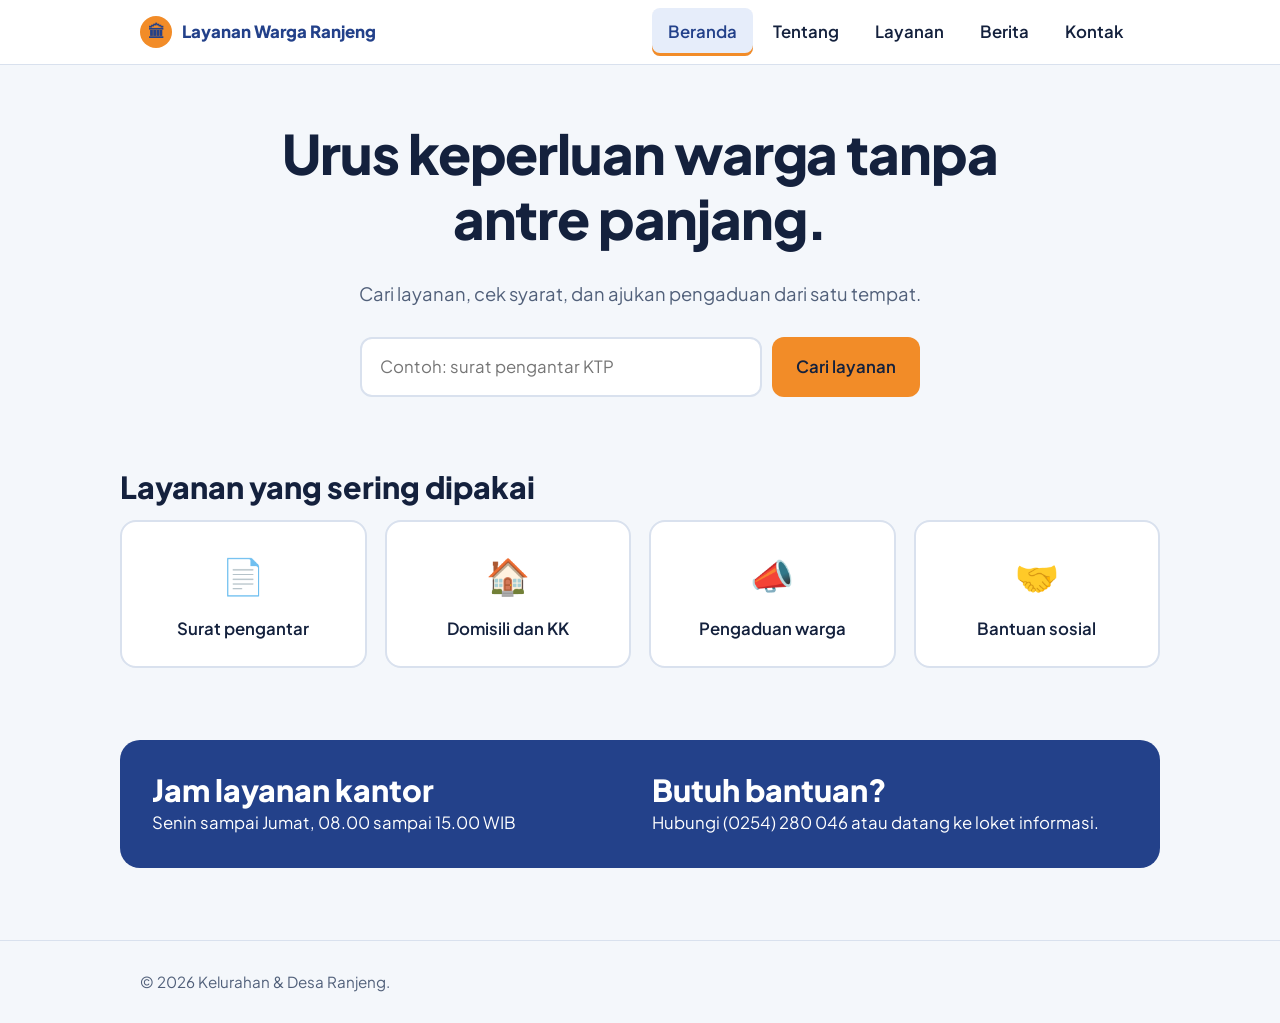
<file: index.html>
<!DOCTYPE html>
<html lang="id">
<head>
  <meta charset="utf-8">
  <meta http-equiv="refresh" content="0; url=beranda.html">
  <title>Layanan Warga Kelurahan Sukamaju</title>
</head>
<body>
  <p>Mengalihkan ke <a href="beranda.html">halaman Beranda</a>...</p>
</body>
</html>
</file>
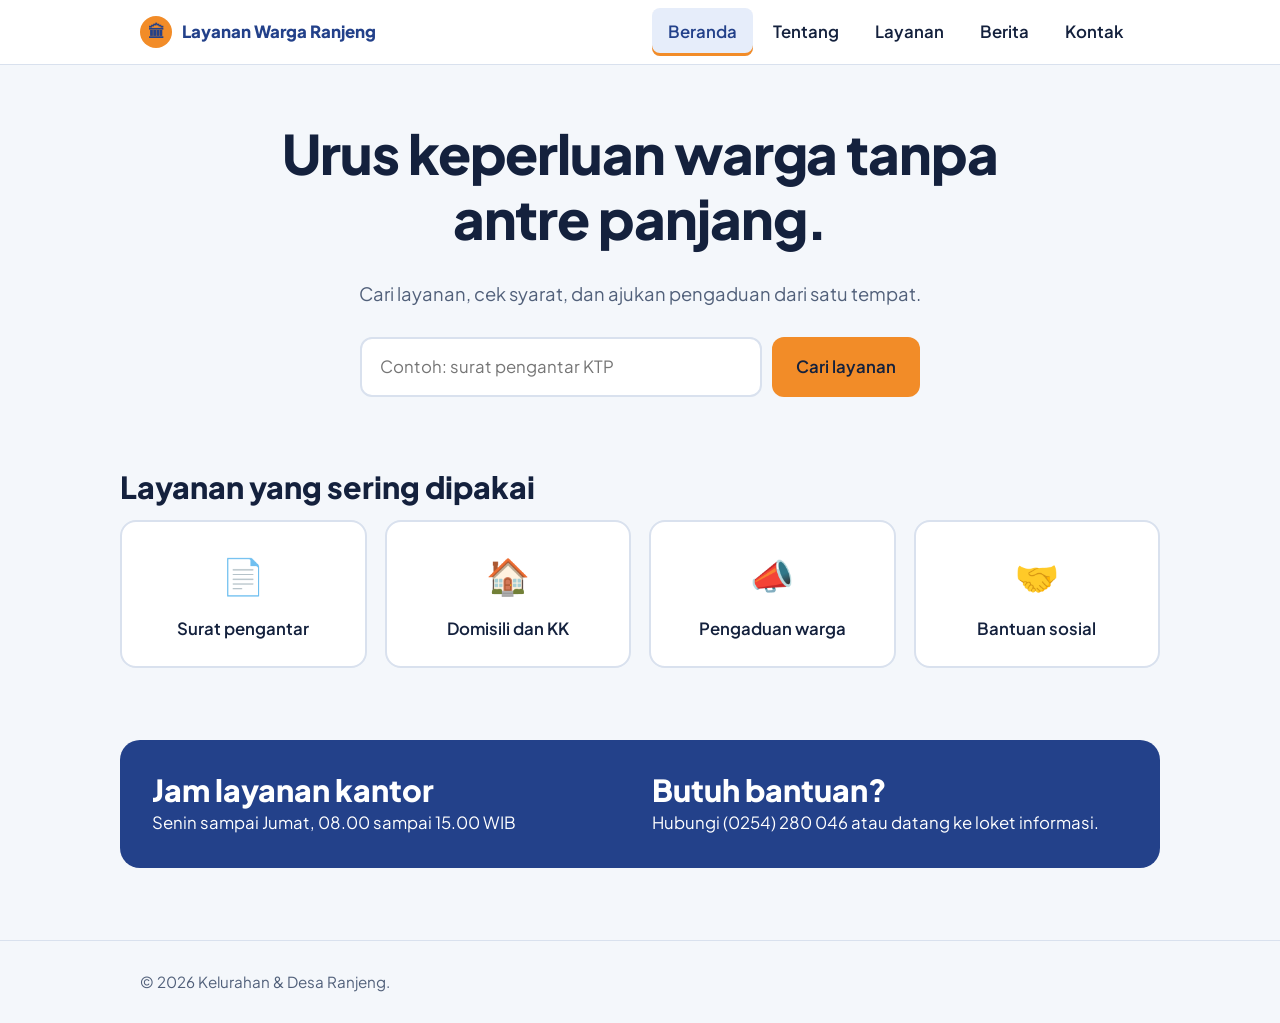
<file: beranda.html>
<!DOCTYPE html>
<html lang="id">
<head>
  <meta charset="utf-8">
  <meta name="viewport" content="width=device-width, initial-scale=1">
  <title>Beranda - Layanan Warga Kelurahan & Desa Ranjeng</title>
  <link href="https://fonts.googleapis.com/css2?family=Plus+Jakarta+Sans:wght@400;600;800&display=swap" rel="stylesheet">
  <link rel="stylesheet" href="style.css">
</head>
<body>
  <header><div class="wrap bar">
    <a class="logo" href="beranda.html"><i aria-hidden="true">🏛</i>Layanan Warga Ranjeng</a>
    <nav aria-label="Menu utama">
      <a href="beranda.html" aria-current="page">Beranda</a>
      <a href="tentang.html">Tentang</a>
      <a href="layanan.html">Layanan</a>
      <a href="berita.html">Berita</a>
      <a href="kontak.html">Kontak</a>
    </nav>
  </div></header>

  <main class="wrap page">
    <div class="hero">
      <h1>Urus keperluan warga tanpa antre panjang.</h1>
      <p>Cari layanan, cek syarat, dan ajukan pengaduan dari satu tempat.</p>
      <div class="search"><input id="q" type="search" placeholder="Contoh: surat pengantar KTP" aria-label="Cari layanan"><button class="btn" id="go">Cari layanan</button></div>
    </div>

    <div class="sec"><h2>Layanan yang sering dipakai</h2>
      <div class="grid">
        <a class="tile" href="layanan.html"><span aria-hidden="true">📄</span><b>Surat pengantar</b></a>
        <a class="tile" href="layanan.html"><span aria-hidden="true">🏠</span><b>Domisili dan KK</b></a>
        <a class="tile" href="layanan.html"><span aria-hidden="true">📣</span><b>Pengaduan warga</b></a>
        <a class="tile" href="layanan.html"><span aria-hidden="true">🤝</span><b>Bantuan sosial</b></a>
      </div>
    </div>

    <div class="sec info">
      <div><h2>Jam layanan kantor</h2><p>Senin sampai Jumat, 08.00 sampai 15.00 WIB</p></div>
      <div><h2>Butuh bantuan?</h2><p>Hubungi (0254) 280 046 atau datang ke loket informasi.</p></div>
    </div>
  </main>

  <footer><div class="wrap">© 2026 Kelurahan & Desa Ranjeng.</div></footer>
  <script src="script.js"></script>
</body>
</html>
</file>
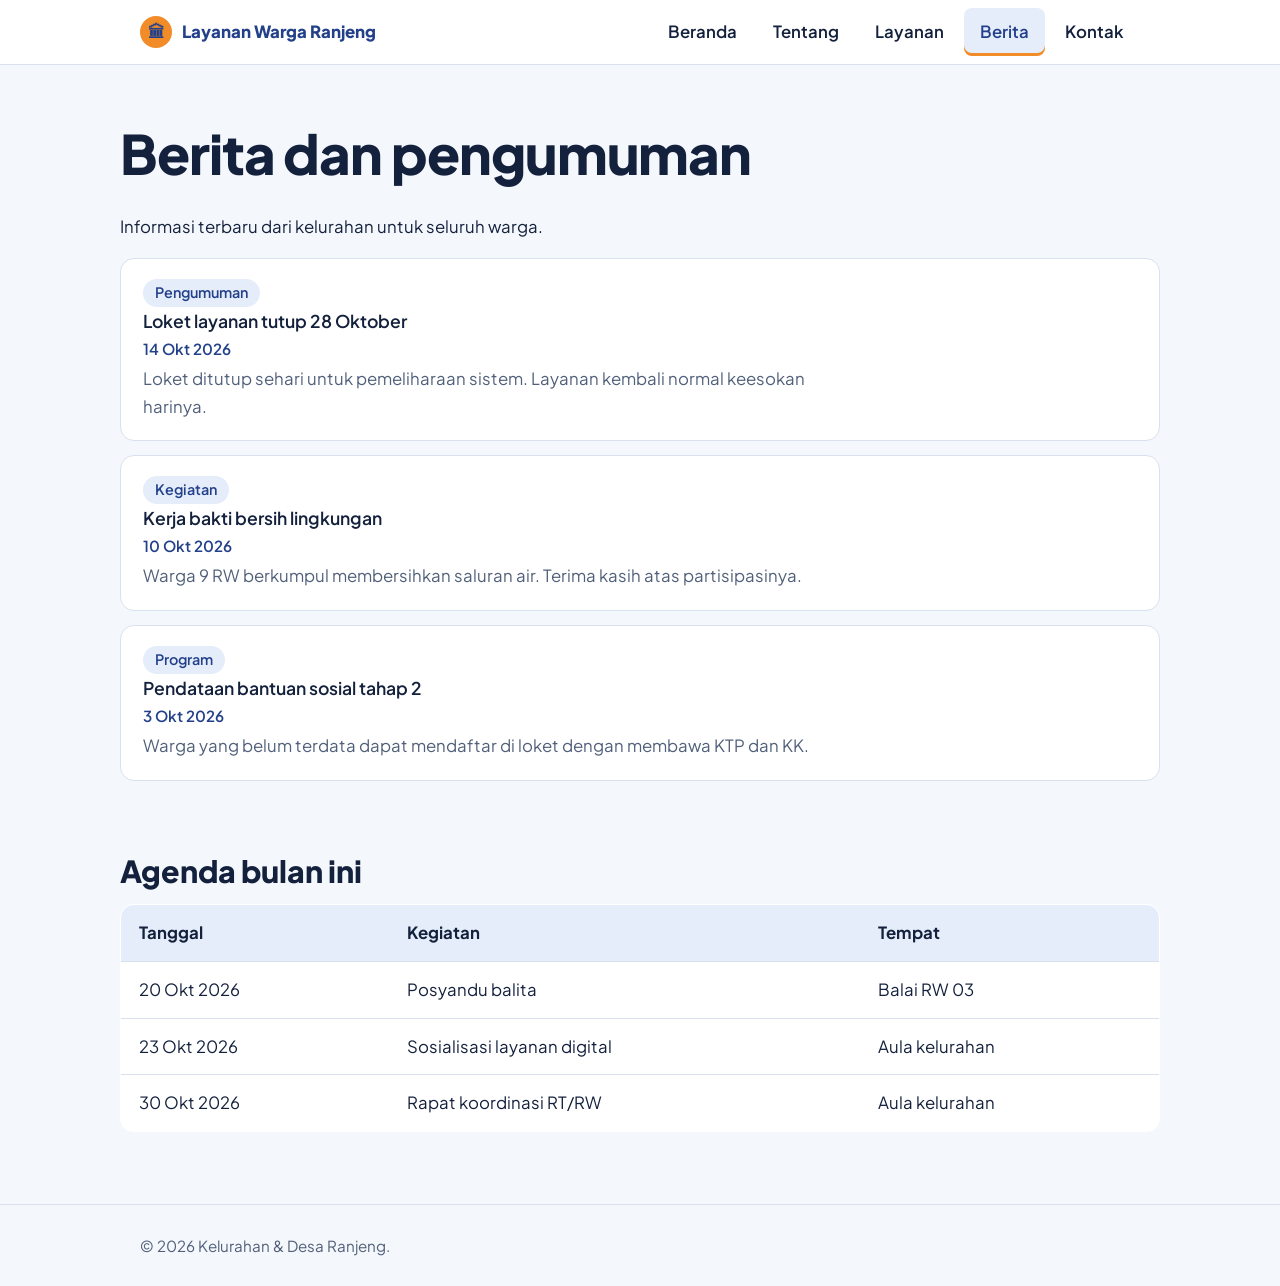
<file: berita.html>
<!DOCTYPE html>
<html lang="id">
<head>
  <meta charset="utf-8">
  <meta name="viewport" content="width=device-width, initial-scale=1">
  <title>Berita - Layanan Warga Kelurahan & Desa Ranjeng</title>
  <link href="https://fonts.googleapis.com/css2?family=Plus+Jakarta+Sans:wght@400;600;800&display=swap" rel="stylesheet">
  <link rel="stylesheet" href="style.css">
</head>
<body>
  <header><div class="wrap bar">
    <a class="logo" href="beranda.html"><i aria-hidden="true">🏛</i>Layanan Warga Ranjeng</a>
    <nav aria-label="Menu utama">
      <a href="beranda.html">Beranda</a>
      <a href="tentang.html">Tentang</a>
      <a href="layanan.html">Layanan</a>
      <a href="berita.html" aria-current="page">Berita</a>
      <a href="kontak.html">Kontak</a>
    </nav>
  </div></header>

  <main class="wrap page">
    <h1>Berita dan pengumuman</h1>
    <p>Informasi terbaru dari kelurahan untuk seluruh warga.</p>
    <div class="news">
      <div class="item"><span class="tag">Pengumuman</span><h3>Loket layanan tutup 28 Oktober</h3><time>14 Okt 2026</time><p>Loket ditutup sehari untuk pemeliharaan sistem. Layanan kembali normal keesokan harinya.</p></div>
      <div class="item"><span class="tag">Kegiatan</span><h3>Kerja bakti bersih lingkungan</h3><time>10 Okt 2026</time><p>Warga 9 RW berkumpul membersihkan saluran air. Terima kasih atas partisipasinya.</p></div>
      <div class="item"><span class="tag">Program</span><h3>Pendataan bantuan sosial tahap 2</h3><time>3 Okt 2026</time><p>Warga yang belum terdata dapat mendaftar di loket dengan membawa KTP dan KK.</p></div>
    </div>
    <div class="sec"><h2>Agenda bulan ini</h2>
      <div class="scroll"><table>
        <thead><tr><th>Tanggal</th><th>Kegiatan</th><th>Tempat</th></tr></thead>
        <tbody>
          <tr><td>20 Okt 2026</td><td>Posyandu balita</td><td>Balai RW 03</td></tr>
          <tr><td>23 Okt 2026</td><td>Sosialisasi layanan digital</td><td>Aula kelurahan</td></tr>
          <tr><td>30 Okt 2026</td><td>Rapat koordinasi RT/RW</td><td>Aula kelurahan</td></tr>
        </tbody>
      </table></div>
    </div>
  </main>

  <footer><div class="wrap">© 2026 Kelurahan & Desa Ranjeng.</div></footer>

</body>
</html>
</file>
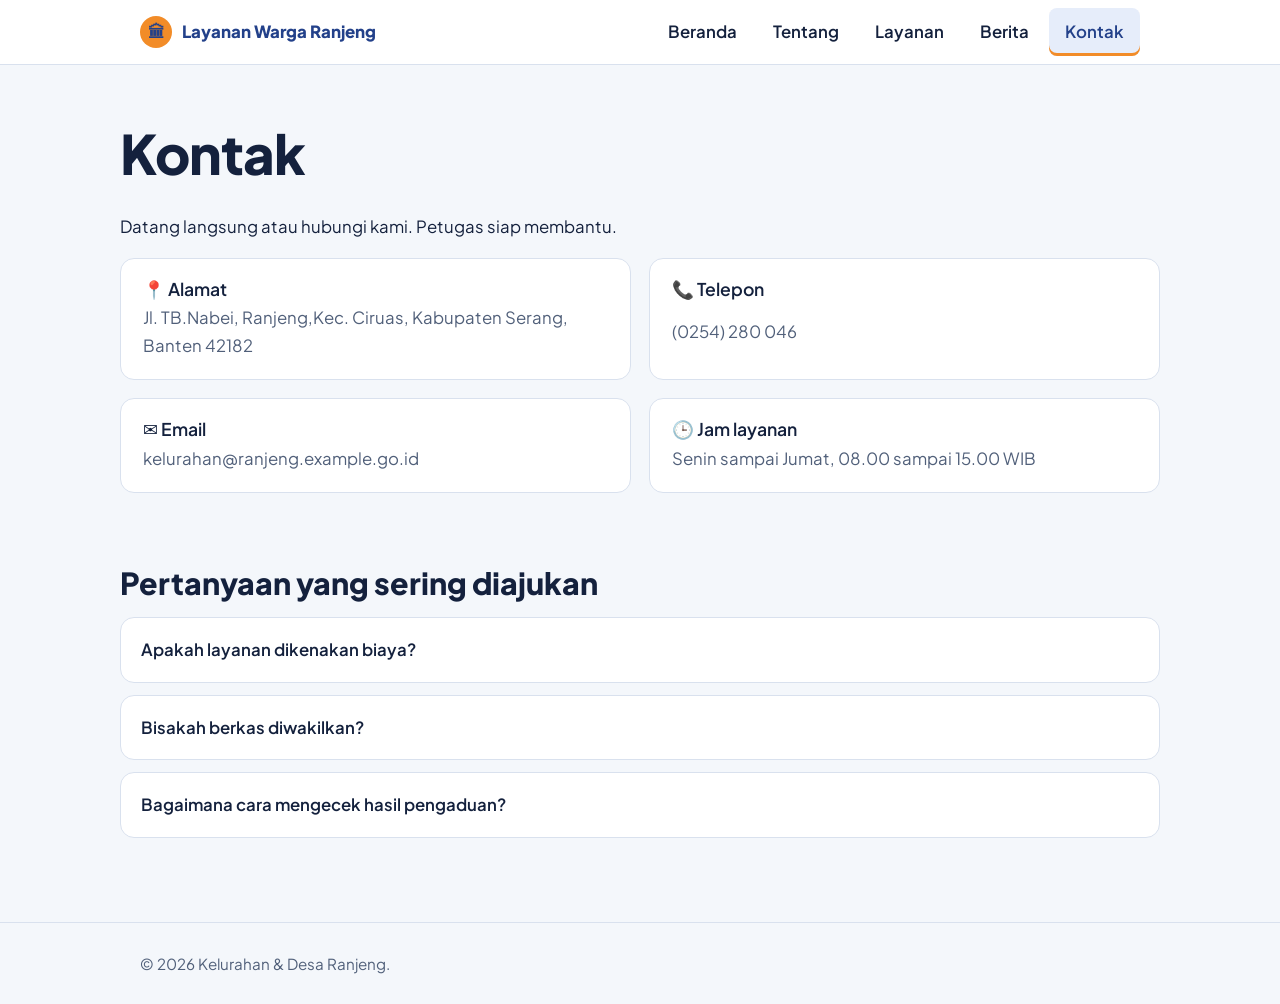
<file: kontak.html>
<!DOCTYPE html>
<html lang="id">
<head>
  <meta charset="utf-8">
  <meta name="viewport" content="width=device-width, initial-scale=1">
  <title>Kontak - Layanan Warga Kelurahan & Desa Ranjeng</title>
  <link href="https://fonts.googleapis.com/css2?family=Plus+Jakarta+Sans:wght@400;600;800&display=swap" rel="stylesheet">
  <link rel="stylesheet" href="style.css">
</head>
<body>
  <header><div class="wrap bar">
    <a class="logo" href="beranda.html"><i aria-hidden="true">🏛</i>Layanan Warga Ranjeng</a>
    <nav aria-label="Menu utama">
      <a href="beranda.html">Beranda</a>
      <a href="tentang.html">Tentang</a>
      <a href="layanan.html">Layanan</a>
      <a href="berita.html">Berita</a>
      <a href="kontak.html" aria-current="page">Kontak</a>
    </nav>
  </div></header>

  <main class="wrap page">
    <h1>Kontak</h1>
    <p>Datang langsung atau hubungi kami. Petugas siap membantu.</p>
    <div class="cards">
      <div class="item"><h3>📍 Alamat</h3><p>Jl. TB.Nabei, Ranjeng,Kec. Ciruas, Kabupaten Serang, Banten 42182</p></div>
      <div class="item"><h3>📞 Telepon</h3><p>(0254) 280 046</p></div>
      <div class="item"><h3>✉️ Email</h3><p>kelurahan@ranjeng.example.go.id</p></div>
      <div class="item"><h3>🕒 Jam layanan</h3><p>Senin sampai Jumat, 08.00 sampai 15.00 WIB</p></div>
    </div>
    <div class="sec"><h2>Pertanyaan yang sering diajukan</h2>
      <details><summary>Apakah layanan dikenakan biaya?</summary><ul><li>Tidak. Semua layanan administrasi kelurahan gratis.</li></ul></details>
      <details><summary>Bisakah berkas diwakilkan?</summary><ul><li>Bisa, dengan surat kuasa dan fotokopi KTP pemberi kuasa.</li></ul></details>
      <details><summary>Bagaimana cara mengecek hasil pengaduan?</summary><ul><li>Petugas akan menghubungi kamu lewat nomor yang didaftarkan dalam 2 hari kerja.</li></ul></details>
    </div>
  </main>

  <footer><div class="wrap">© 2026 Kelurahan & Desa Ranjeng.</div></footer>

</body>
</html>
</file>
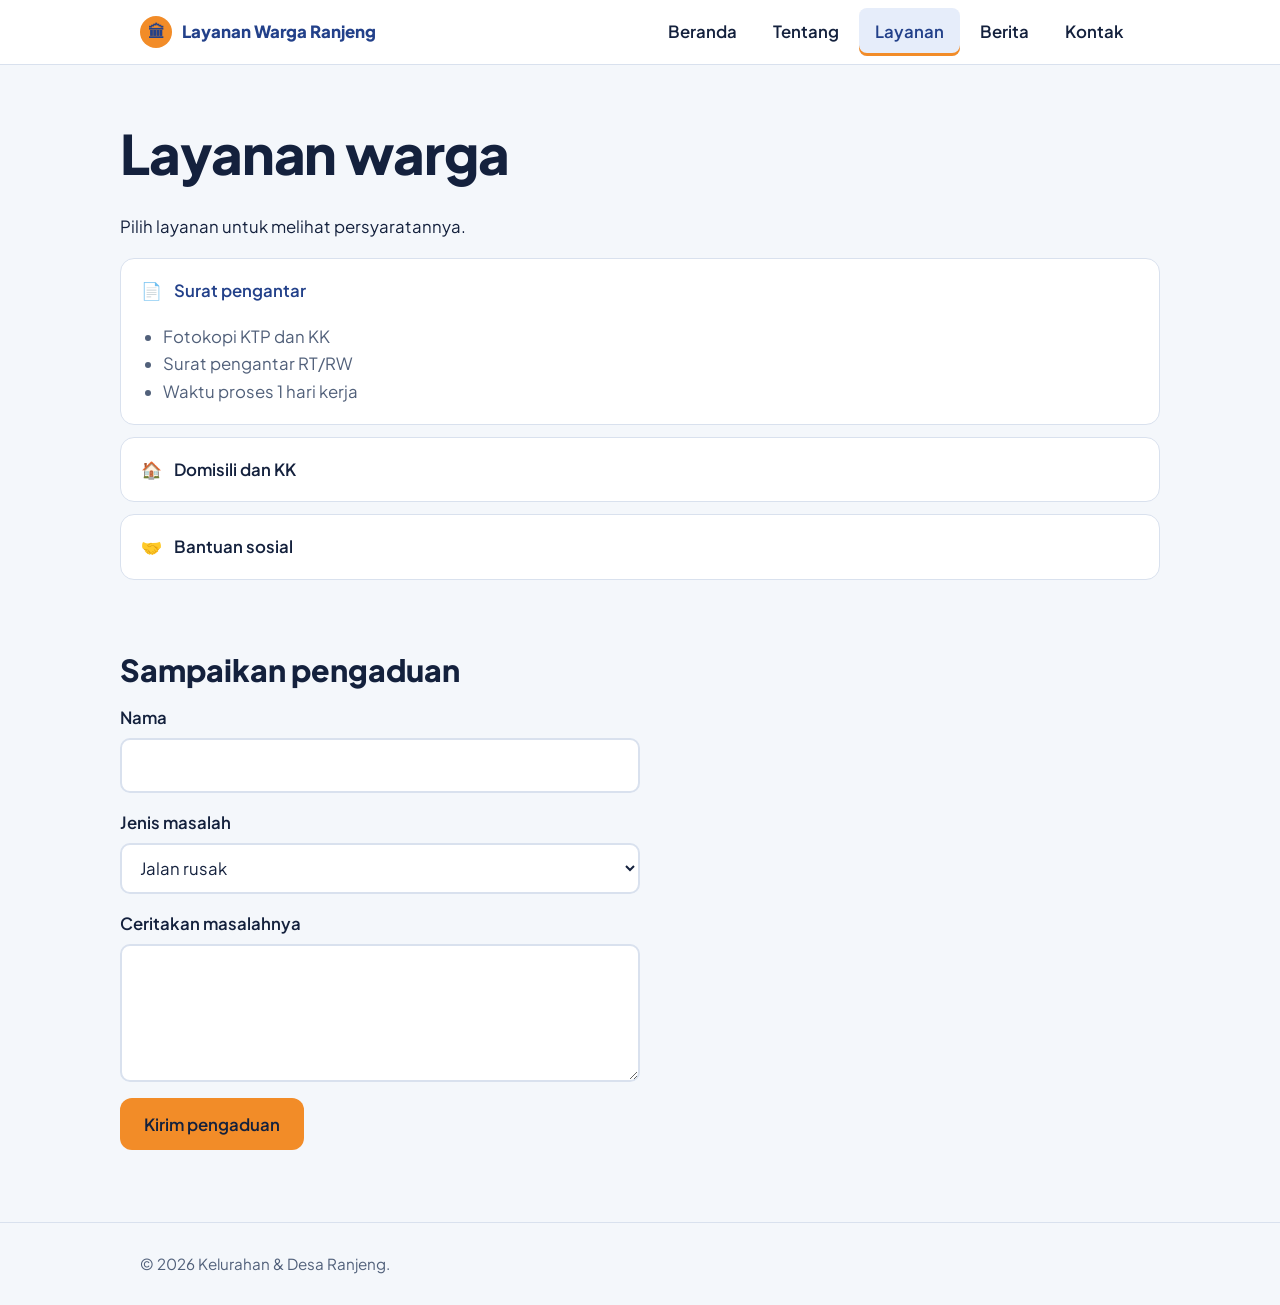
<file: layanan.html>
<!DOCTYPE html>
<html lang="id">
<head>
  <meta charset="utf-8">
  <meta name="viewport" content="width=device-width, initial-scale=1">
  <title>Layanan - Layanan Warga Kelurahan & Desa Ranjeng</title>
  <link href="https://fonts.googleapis.com/css2?family=Plus+Jakarta+Sans:wght@400;600;800&display=swap" rel="stylesheet">
  <link rel="stylesheet" href="style.css">
</head>
<body>
  <header><div class="wrap bar">
    <a class="logo" href="beranda.html"><i aria-hidden="true">🏛</i>Layanan Warga Ranjeng</a>
    <nav aria-label="Menu utama">
      <a href="beranda.html">Beranda</a>
      <a href="tentang.html">Tentang</a>
      <a href="layanan.html" aria-current="page">Layanan</a>
      <a href="berita.html">Berita</a>
      <a href="kontak.html">Kontak</a>
    </nav>
  </div></header>

  <main class="wrap page">
    <h1>Layanan warga</h1>
    <p>Pilih layanan untuk melihat persyaratannya.</p>
    <details open><summary><span aria-hidden="true">📄</span>Surat pengantar</summary><ul><li>Fotokopi KTP dan KK</li><li>Surat pengantar RT/RW</li><li>Waktu proses 1 hari kerja</li></ul></details>
    <details><summary><span aria-hidden="true">🏠</span>Domisili dan KK</summary><ul><li>KK asli</li><li>Surat pindah (jika baru datang)</li><li>Waktu proses 3 hari kerja</li></ul></details>
    <details><summary><span aria-hidden="true">🤝</span>Bantuan sosial</summary><ul><li>KTP dan KK</li><li>Surat keterangan tidak mampu</li><li>Waktu proses 3 hari kerja</li></ul></details>
    <div class="sec"><h2>Sampaikan pengaduan</h2>
      <div class="field"><label for="n">Nama</label><input id="n" autocomplete="name"></div>
      <div class="field"><label for="k">Jenis masalah</label><select id="k"><option>Jalan rusak</option><option>Sampah</option><option>Layanan kantor</option><option>Lainnya</option></select></div>
      <div class="field"><label for="m">Ceritakan masalahnya</label><textarea id="m" rows="4"></textarea></div>
      <button class="btn" id="send">Kirim pengaduan</button>
      <div class="ok" id="ok" role="status">Pengaduan terkirim. Kami akan menghubungi kamu dalam 2 hari kerja.</div>
    </div>
  </main>

  <footer><div class="wrap">© 2026 Kelurahan & Desa Ranjeng.</div></footer>
  <script src="script.js"></script>
</body>
</html>
</file>
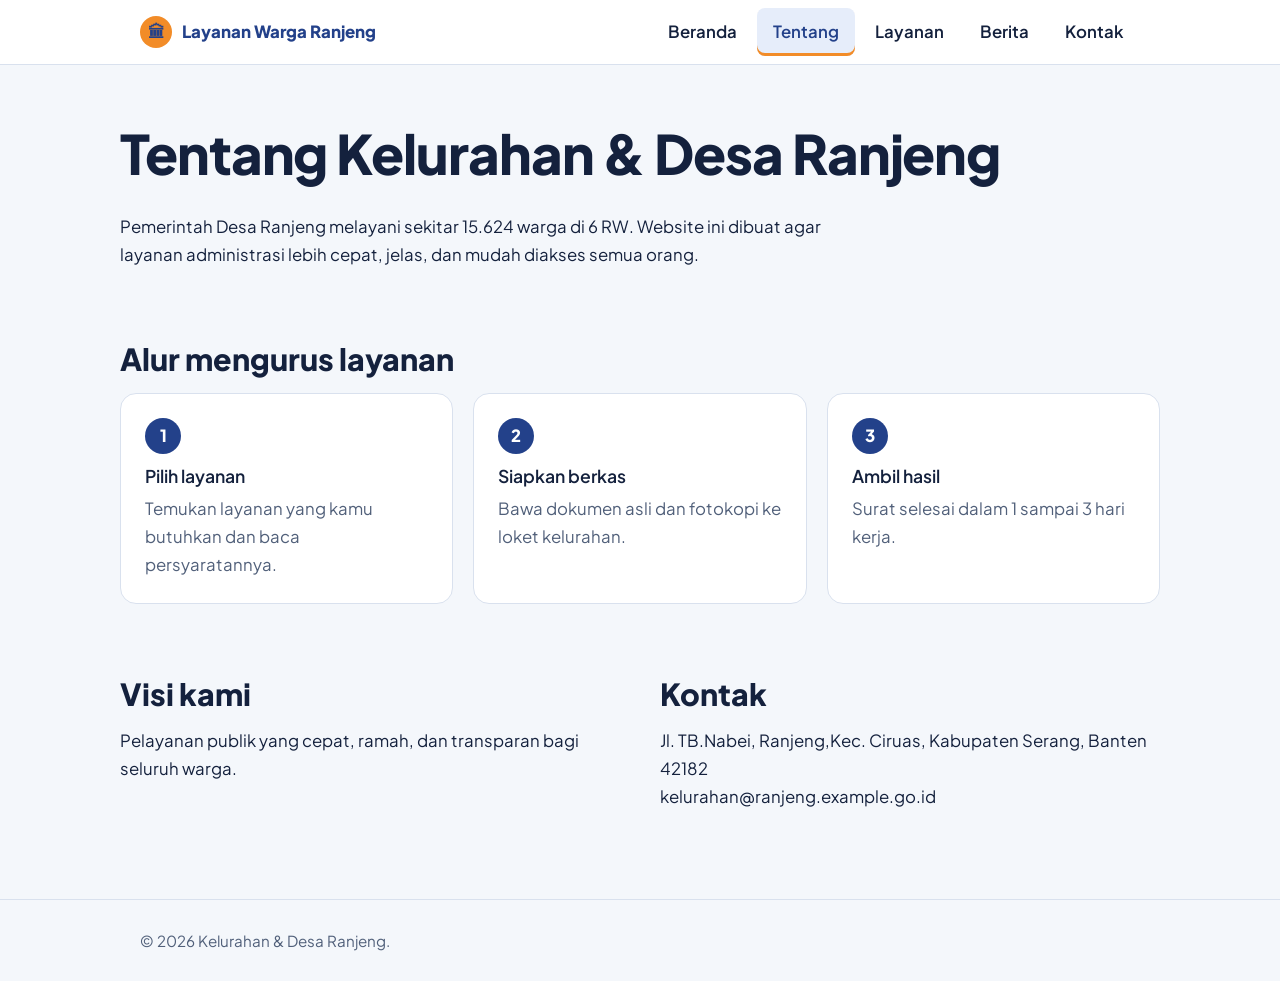
<file: tentang.html>
<!DOCTYPE html>
<html lang="id">
<head>
  <meta charset="utf-8">
  <meta name="viewport" content="width=device-width, initial-scale=1">
  <title>Tentang - Layanan Warga Kelurahan & Desa Ranjeng</title>
  <link href="https://fonts.googleapis.com/css2?family=Plus+Jakarta+Sans:wght@400;600;800&display=swap" rel="stylesheet">
  <link rel="stylesheet" href="style.css">
</head>
<body>
  <header><div class="wrap bar">
    <a class="logo" href="beranda.html"><i aria-hidden="true">🏛</i>Layanan Warga Ranjeng</a>
    <nav aria-label="Menu utama">
      <a href="beranda.html">Beranda</a>
      <a href="tentang.html" aria-current="page">Tentang</a>
      <a href="layanan.html">Layanan</a>
      <a href="berita.html">Berita</a>
      <a href="kontak.html">Kontak</a>
    </nav>
  </div></header>

  <main class="wrap page">
    <h1>Tentang Kelurahan & Desa Ranjeng</h1>
    <p>Pemerintah Desa Ranjeng melayani sekitar 15.624 warga di 6 RW. Website ini dibuat agar layanan administrasi lebih cepat, jelas, dan mudah diakses semua orang.</p>
    <div class="sec"><h2>Alur mengurus layanan</h2>
      <div class="steps">
        <div class="step"><h3>Pilih layanan</h3><p>Temukan layanan yang kamu butuhkan dan baca persyaratannya.</p></div>
        <div class="step"><h3>Siapkan berkas</h3><p>Bawa dokumen asli dan fotokopi ke loket kelurahan.</p></div>
        <div class="step"><h3>Ambil hasil</h3><p>Surat selesai dalam 1 sampai 3 hari kerja.</p></div>
      </div>
    </div>
    <div class="sec two">
      <div><h2>Visi kami</h2><p>Pelayanan publik yang cepat, ramah, dan transparan bagi seluruh warga.</p></div>
      <div><h2>Kontak</h2><p>Jl. TB.Nabei, Ranjeng,Kec. Ciruas, Kabupaten Serang, Banten 42182<br>kelurahan@ranjeng.example.go.id</p></div>
    </div>
  </main>

  <footer><div class="wrap">© 2026 Kelurahan & Desa Ranjeng.</div></footer>

</body>
</html>
</file>
<file: style.css>
/* ===== Warna dan ukuran dasar (konsisten di semua halaman) ===== */
:root{--bg:#f4f7fb;--surface:#ffffff;--ink:#14213d;--muted:#51607a;--brand:#23418a;--brand-ink:#ffffff;--accent:#f28c28;--accent-ink:#14213d;--line:#d9e1ee;--soft:#e6edfa}
@media (prefers-color-scheme:dark){:root{--bg:#0d1526;--surface:#162038;--ink:#e9eefb;--muted:#9fb0d0;--brand:#7f9cf0;--brand-ink:#0d1526;--line:#2a3857;--soft:#1d2a4a;color-scheme:dark}}
*,*::before,*::after{box-sizing:border-box}
body{margin:0;background:var(--bg);color:var(--ink);font:400 1.05rem/1.65 "Plus Jakarta Sans",system-ui,sans-serif}
h1,h2,h3{line-height:1.2;margin:0 0 .5em;font-weight:800}
h1{font-size:clamp(2rem,5.5vw,3.4rem);letter-spacing:-.02em}
h2{font-size:clamp(1.4rem,3vw,1.9rem)}
h3{font-size:1.1rem;font-weight:600}
p{margin:0 0 1em;max-width:60ch}
.wrap{max-width:1040px;margin:0 auto;padding:0 20px}
.page{padding:56px 0 72px}
.sec{margin-top:72px}
:focus-visible{outline:3px solid var(--accent);outline-offset:2px}

/* ===== Header dan menu ===== */
header{position:sticky;top:0;background:var(--surface);border-bottom:1px solid var(--line);z-index:5}
.bar{display:flex;align-items:center;justify-content:space-between;gap:12px;min-height:64px;flex-wrap:wrap}
.logo{font-weight:800;color:var(--brand);display:flex;align-items:center;gap:10px;text-decoration:none}
.logo i{width:32px;height:32px;border-radius:50%;background:var(--accent);display:grid;place-items:center;font-style:normal}
nav{display:flex;gap:4px;flex-wrap:wrap}
nav a{color:var(--ink);text-decoration:none;font-weight:600;padding:10px 16px;min-height:44px;display:flex;align-items:center;border-radius:8px}
nav a:hover{background:var(--soft)}
nav a[aria-current="page"]{background:var(--soft);color:var(--brand);box-shadow:inset 0 -3px 0 var(--accent)}

/* ===== Tombol dan kartu ===== */
.btn{font:600 1.05rem "Plus Jakarta Sans",sans-serif;padding:14px 24px;min-height:52px;border-radius:12px;border:0;background:var(--accent);color:var(--accent-ink);cursor:pointer}
.btn:hover{filter:brightness(.95)}
.grid{display:grid;grid-template-columns:repeat(4,1fr);gap:18px}
.tile{background:var(--surface);border:2px solid var(--line);border-radius:16px;padding:24px 18px;text-align:center;color:var(--ink);text-decoration:none}
.tile:hover{border-color:var(--brand)}
.tile span{display:block;font-size:2.2rem;margin-bottom:10px}
.tile b{font-weight:600}
.cards{display:grid;grid-template-columns:repeat(2,1fr);gap:18px}
.item{background:var(--surface);border:1px solid var(--line);border-radius:14px;padding:20px 22px;display:grid;gap:4px}
.item h3{margin:0}
.item p{margin:0;color:var(--muted)}
.item time{color:var(--brand);font-weight:600;font-size:.95rem}
.tag{justify-self:start;background:var(--soft);color:var(--brand);font-weight:600;font-size:.9rem;padding:2px 12px;border-radius:999px}
.news{display:grid;gap:14px}

/* ===== Beranda ===== */
.hero{text-align:center;max-width:720px;margin:0 auto}
.hero p{margin-left:auto;margin-right:auto;color:var(--muted);font-size:1.15rem}
.search{display:flex;gap:10px;margin:28px auto 0;max-width:560px}
.search input{flex:1;min-width:0;font:inherit;padding:14px 18px;min-height:52px;border-radius:12px;border:2px solid var(--line);background:var(--surface);color:var(--ink)}
.info{background:var(--brand);color:var(--brand-ink);border-radius:20px;padding:32px;display:grid;grid-template-columns:1fr 1fr;gap:24px}
.info h2,.info p{margin:0}

/* ===== Tentang ===== */
.steps{display:grid;grid-template-columns:repeat(3,1fr);gap:20px;counter-reset:s}
.step{background:var(--surface);border:1px solid var(--line);border-radius:16px;padding:24px}
.step::before{counter-increment:s;content:counter(s);display:grid;place-items:center;width:36px;height:36px;border-radius:50%;background:var(--brand);color:var(--brand-ink);font-weight:800;margin-bottom:12px}
.step p{margin:0;color:var(--muted)}
.two{display:grid;grid-template-columns:1fr 1fr;gap:40px}

/* ===== Layanan dan Kontak ===== */
details{background:var(--surface);border:1px solid var(--line);border-radius:14px;margin-bottom:12px}
summary{padding:18px 20px;min-height:56px;font-weight:600;cursor:pointer;display:flex;gap:12px;align-items:center}
details[open] summary{color:var(--brand)}
details ul{margin:0;padding:0 20px 18px 42px;color:var(--muted)}
.field{display:grid;gap:6px;margin-bottom:16px;max-width:520px}
.field label{font-weight:600}
.field input,.field textarea,.field select{font:inherit;padding:12px 14px;border-radius:10px;border:2px solid var(--line);background:var(--surface);color:var(--ink)}
.ok{display:none;margin-top:16px;padding:14px 18px;border-radius:12px;background:var(--soft);color:var(--brand);font-weight:600;max-width:520px}

/* ===== Berita (tabel agenda) ===== */
.scroll{overflow-x:auto}
table{width:100%;border-collapse:collapse;background:var(--surface);border:1px solid var(--line);border-radius:14px;overflow:hidden}
th,td{text-align:left;padding:14px 18px;border-bottom:1px solid var(--line)}
th{background:var(--soft)}

footer{border-top:1px solid var(--line);padding:28px 0;color:var(--muted);font-size:.95rem}

/* ===== Tampilan HP ===== */
@media (max-width:760px){.grid,.cards{grid-template-columns:1fr 1fr}.cards{grid-template-columns:1fr}.steps,.two,.info{grid-template-columns:1fr}.search{flex-direction:column}.page{padding:36px 0 56px}}
</file>
